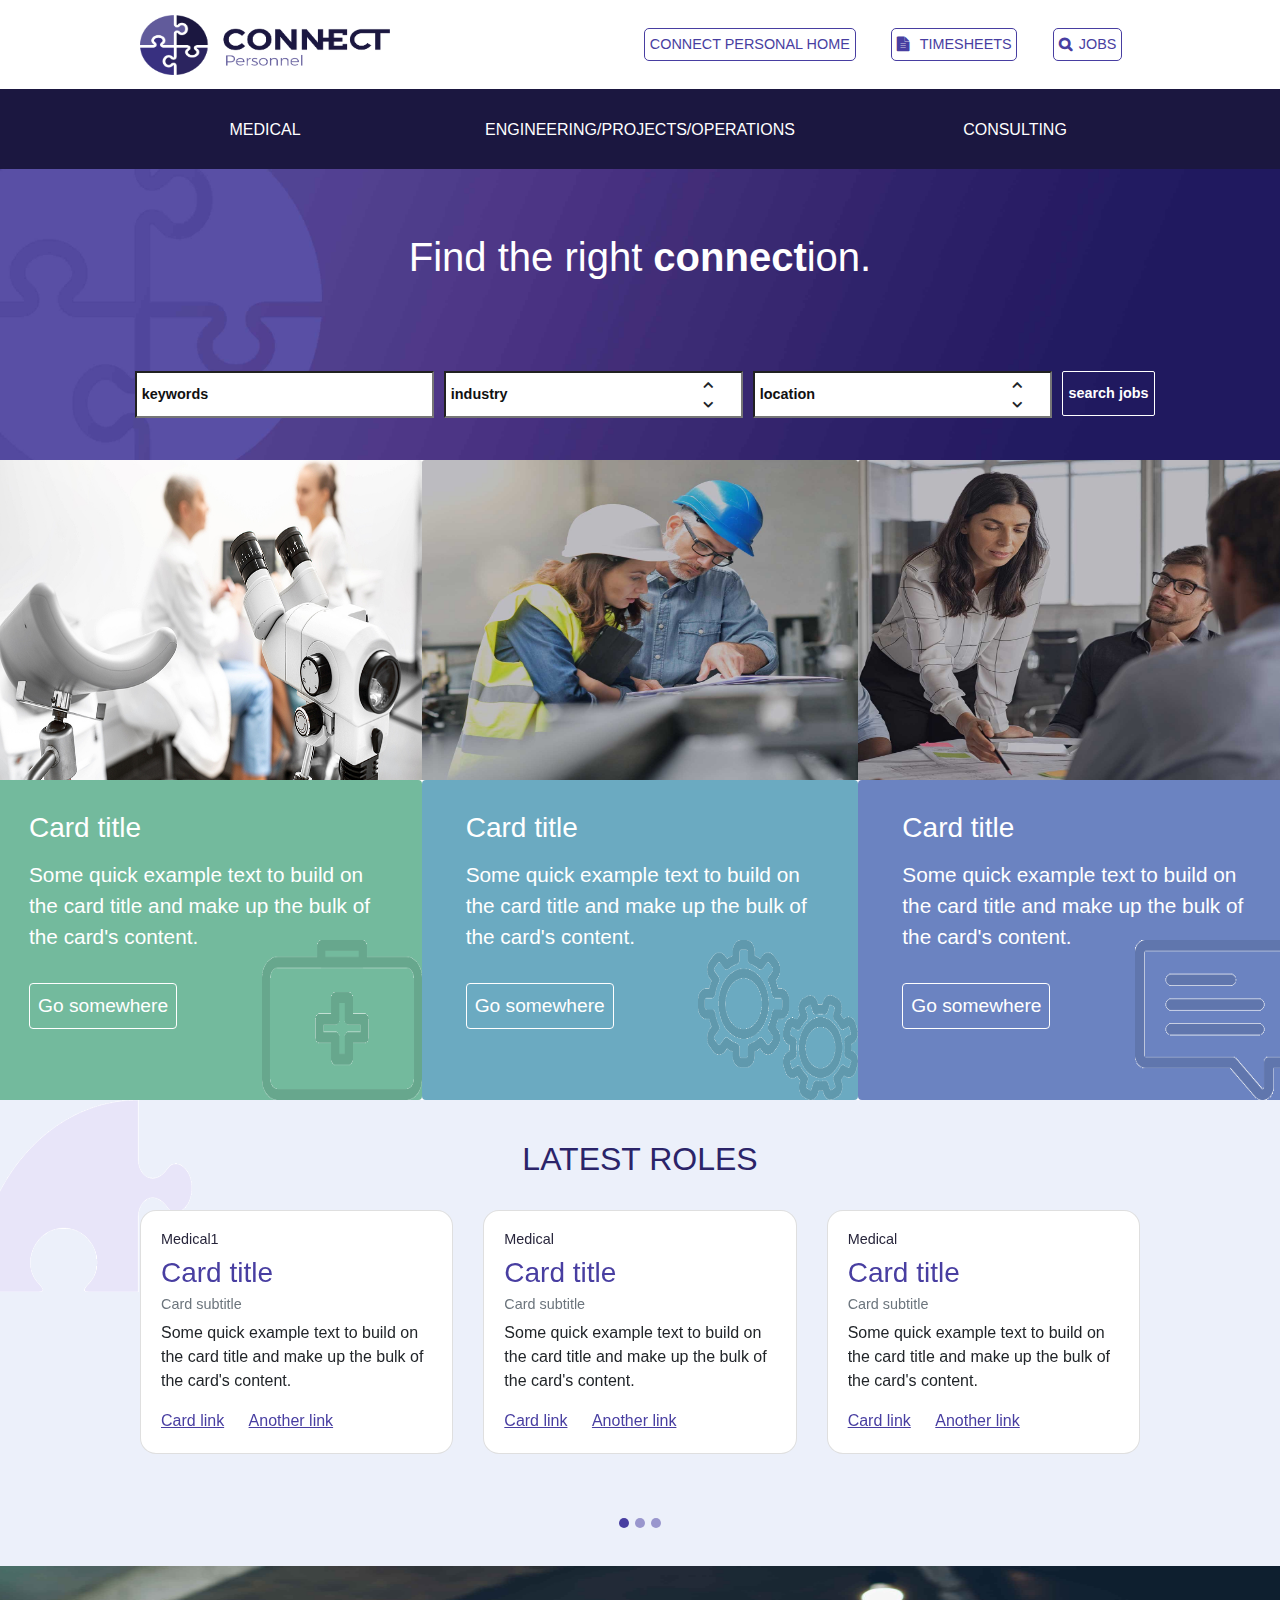
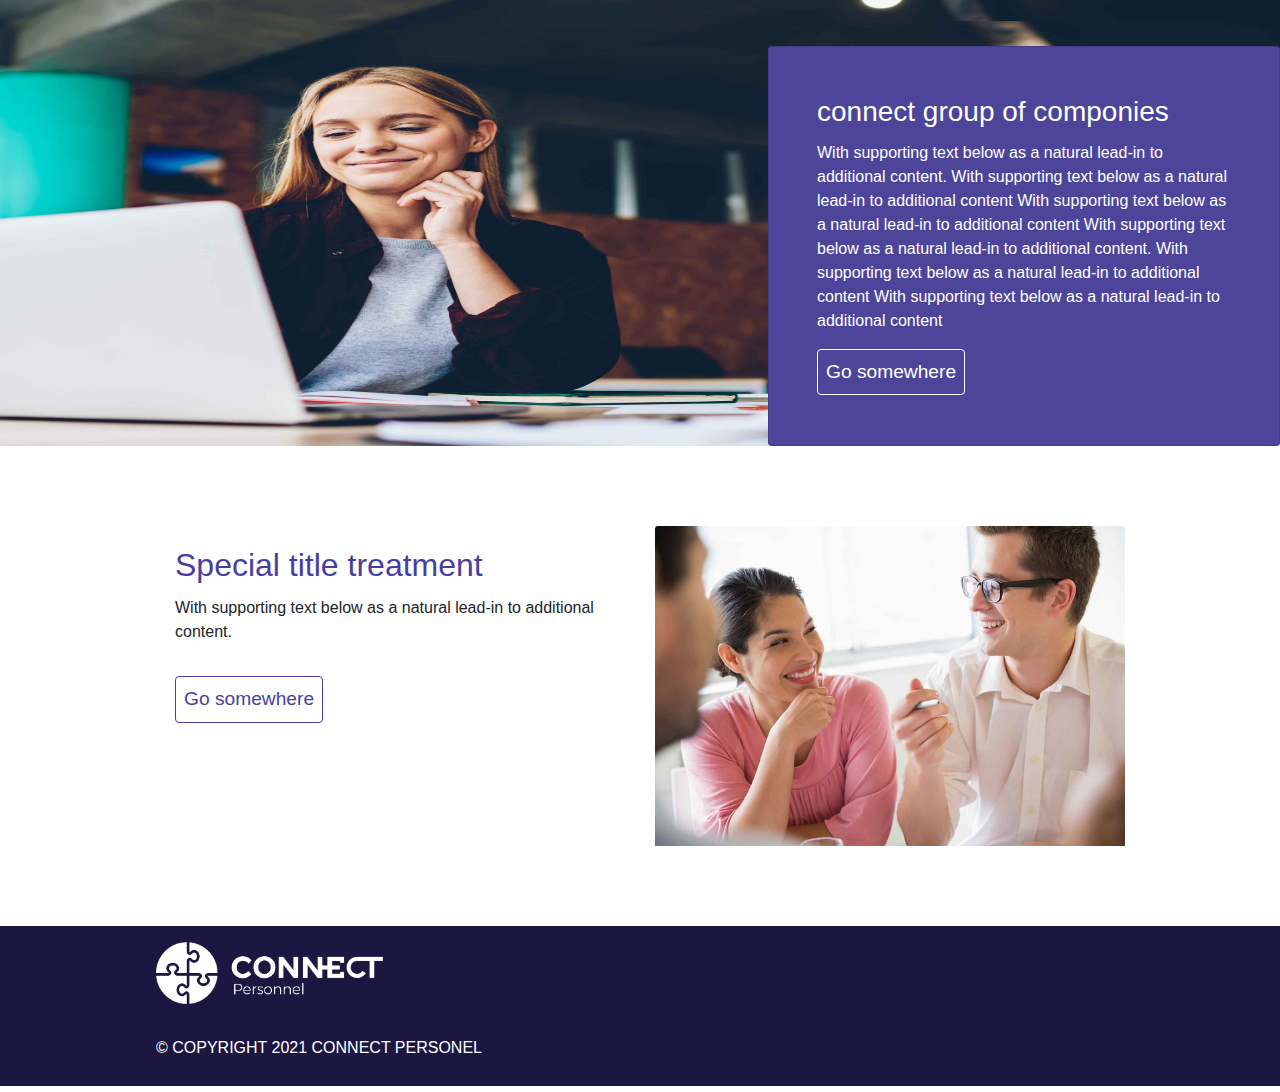
<file: index.html>
<!DOCTYPE html>
<html lang="en">
<head>
    <meta charset="UTF-8">
    <meta name="viewport" content="width=device-width, initial-scale=1.0, shrink-to-fit=no">
    <title>Document</title>

  
    <link rel="stylesheet" href="css/bootstrap.min.css">

    <link rel="stylesheet" href="css/font-awesome.min.css">
    
    <link rel="stylesheet" href="css/style.css">
   

    <!--end style-->
</head>
<body>
    <!--srart upper bar-->
    <div class="upper-bar">
        <div class="container">
 <!--I use navbar-expand-lg class to make it expand in large screen and up-->
            <nav class="navbar navbar-expand-lg navbar-light">
                <a class="navbar-brand" href="#">
                    <img src="image/logo.png" alt="not found" class="d-inline-block align-top"
                        alt="" loading="lazy">
                </a>
                <!--I use  d-lg-none class to make it appear in medium screen and down-->
                <div class="navbar-toggler d-lg-none"  data-toggle="collapse" data-target="#jobsearch"
                    aria-controls="navbarSupportedContent" aria-expanded="false" aria-label="Toggle navigation">
                    <span class=""><i class=" fa fa-search" aria-hidden="true"></i></span>

                    <div class="dropdown-menu" aria-labelledby="navbarDropdown" id="jobsearch">
                        <input type="text" class="dropdown-item" placeholder="keywords">
                            <span >
                                <input class="dropdown-item" type="text" list="alist" name="browser" placeholder="location">
                                <datalist id="alist">
                                    <option value="Alocation">
                                    <option value="location2">
                                    <option value="location3">
                                    <option value="location4">
                                    <option value="location5">
                                </datalist></span>
                                <i class="fa fa-angle-up fa-angle-up1" aria-hidden="true"></i>
                                <i class="fa fa-angle-down fa-angle-down1" aria-hidden="true"></i>
                              
                                <span >
                                <input class="dropdown-item" type="text" list="alist" name="browser" placeholder="industry">
                                <datalist id="alist">
                                    <option value="industry1">
                                    <option value="industry2">
                                    <option value="industry3">
                                    <option value="industry4">
                                    <option value="industry5">
                                </datalist></span>
                                <i class="fa fa-angle-up fa-angle-up2" aria-hidden="true"></i>
                                <i class="fa fa-angle-down fa-angle-down2" aria-hidden="true"></i>
                        <button class="dropdown-item">
                            search jobs
                        </button>
                    </div>
                </div>
             
              
                <div class="navbar-toggler d-lg-none " type="button" data-toggle="collapse" data-target="#navbarSupportedContent"
                    aria-controls="navbarSupportedContent" aria-expanded="false" aria-label="Toggle navigation">
                    <span class=""><i class="fa fa-bars " aria-hidden="true"></i></span>
                </div>
                <div class="collapse navbar-collapse menu" id="navbarSupportedContent">
                    <ul class="navbar-nav ml-auto d-lg-none">
                        <li class="nav-item">
                            <a class="nav-link" href="#">Home</a>
                        </li>
                        <li class="nav-item">
                            <a class="nav-link" href="#">TimeSheets
                                
                            </a>
                        </li>
                        <li class="nav-item dropdown">
                            <a class="nav-link" href="./html/med.html">medical</a>
                        </li>
                        <li class="nav-item dropdown">
                            <a class="nav-link " href="./html/eng.html">Engineering/ project/ operation</a>
                        </li>
                        <li class="nav-item dropdown">
                            <a class="nav-link" href="./html/consult.html">consulting</a>
                        </li>
                
                    </ul>
                </div>
                <!--I use d-none d-lg-block class to make it appear in large screen and up-->
                <div class="collapse navbar-collapse d-none d-lg-block" >
                    <ul class="navbar-nav ml-auto ">
                        <li class="nav-item ">
                            <a class="nav-link nav-link1 upper" href="#">Connect Personal Home</a>
                        </li>
                        <li class="nav-item">
                            <a class="nav-link nav-link1 upper" href="#">
                                <i class="fa fa-file-text" aria-hidden="true"></i>
                                TimeSheets
                                
                            </a>
                        </li>
                        <li class="nav-item dropdown">
                            <a class="nav-link nav-link1 upper" href="#" id="navbarDropdown" role="button" data-toggle="dropdown"
                                aria-haspopup="true" aria-expanded="false">
                                <i class=" fa fa-search" aria-hidden="true"></i>Jobs
                            </a>
                            <div class="dropdown-menu " aria-labelledby="navbarDropdown">
                                <input type="text" class="dropdown-item" placeholder="keywords">
                               
                                <span >
                                <input class="dropdown-item" type="text" list="alist" name="browser" placeholder="location">
                                <datalist id="alist">
                                    <option value="Alocation">
                                    <option value="location2">
                                    <option value="location3">
                                    <option value="location4">
                                    <option value="location5">
                                </datalist></span>
                                <i class="fa fa-angle-up fa-angle-up1" aria-hidden="true"></i>
                                <i class="fa fa-angle-down fa-angle-down1" aria-hidden="true"></i>
                              
                                <span >
                               <input class="dropdown-item" type="text" list="alist" name="browser" placeholder="industry">
                                <datalist id="alist">
                                    <option value="industry1">
                                    <option value="industry2">
                                    <option value="industry3">
                                    <option value="industry4">
                                    <option value="industry5">
                                </datalist></span>
                                <i class="fa fa-angle-up fa-angle-up2" aria-hidden="true"></i>
                                <i class="fa fa-angle-down fa-angle-down2" aria-hidden="true"></i>
                                <button class="dropdown-item">
                                    search jobs
                                </button>
                            </div>
                        </li>
            
                    </ul>
                </div>
           
                   
            </nav>
        </div>
    </div>

    <!--end upper bar-->
    <!--start header-->
    <header class="d-none d-lg-block">
        <div class="container">
            <div class="row">
                <div class="colum col text-center h6">
                    <a class=" upper " href="./html/med.html">medical</a>
                </div>
                <div class="colum col-6 text-center h6">
                    <a class="upper" href="./html/eng.html">engineering/projects/operations</a>
                </div>
                <div class="colum col text-center h6">
                    <a class="upper" href="./html/consult.html">consulting</a>
                </div>
            </div>
        </div>
    
    </header>
   
    <!--end header-->

    <!--start page contant-->
    <!--start banner-->
    <div class="banner text-center">
        <div class="container">
            <h1 class="">
                <span class="capital">f</span>ind the right <span class="bold">connect</span>ion.
            </h1>
            <div class="d-none d-lg-block">
                <div class="row row-cols-4  ">
                    <div class="col-4">
                        <input type="text" class="dropdown-item1" placeholder="keywords">
                    </div>
                    <div class="col-4">
                       <input class="dropdown-item1" type="text" list="alist" name="browser" placeholder="industry">
                                <datalist id="alist">
                                    <option value="industry1">
                                    <option value="industry2">
                                    <option value="industry3">
                                    <option value="industry4">
                                    <option value="industry5">
                                </datalist>
                        <i class="fa fa-angle-up fa-angle-up1" aria-hidden="true"></i>
                        <i class="fa fa-angle-down fa-angle-down1" aria-hidden="true"></i>
                    </div>
                    <div class="col-4">
                        <input class="dropdown-item1" type="text" list="alist" name="browser" placeholder="location">
                                <datalist id="alist">
                                    <option value="Alocation">
                                    <option value="location2">
                                    <option value="location3">
                                    <option value="location4">
                                    <option value="location5">
                                </datalist>
                        <i class="fa fa-angle-up fa-angle-up2" aria-hidden="true"></i>
                        <i class="fa fa-angle-down fa-angle-down2" aria-hidden="true"></i>
                    </div>
                    <div class="col-1">
                        <button class="dropdown-item1">
                            search jobs
                        </button>
                    </div>
                </div>
            </div>    
        </div>
    </div>
   <!--start banner-->
   <!--card start-->

 <div class="row">
    <div class="col">
        <div class="card" >
            <div class="imge">
                <img src="./image/colposcopy.jpg" class="card-img-top" alt="...">
            </div>    
        </div>
    </div>
    <div class="col">
        <div class="card">
            <div class="imge">
                <img src="./image/new-image/eng_img.jpg" class="card-img-top" alt="...">
            </div>  
        </div>
    </div>
    <div class="col">
        <div class="card">
            <div class="imge">
                <img src="./image/new-image/consul_img.jpg" class="card-img-top" alt="...">
            </div>  
        </div>
    </div>
</div>  


<div class="row">
    <div class="col-md">
        <div class="card card-med" >
            <div class="card-body">
                <h3 class="card-title">Card title</h3>
                <p class="card-text">Some quick example text to build on the card title and make up the bulk of the card's
                    content.</p>      
                <a href="#" class="btn btn-primary">Go somewhere</a>
            </div>
        </div>
    </div>
    <div class="col-md ">
        <div class="card card-eng">
            <div class="card-body">
                <h3 class="card-title">Card title</h3>
                <p class="card-text">Some quick example text to build on the card title and make up the bulk of the card's
                    content.</p>
                <a href="#" class="btn btn-primary">Go somewhere</a>
            </div>
        </div>
    </div>
    <div class="col-md">
        <div class="card card-con">
            <div class="card-body">
                <h3 class="card-title">Card title</h3>
                <p class="card-text">Some quick example text to build on the card title and make up the bulk of the card's
                    content.</p>
                <a href="#" class="btn btn-primary">Go somewhere</a>
            </div>
        </div>
    </div>
</div>
   <!--end card-->

    <!-- start slider-->


    <div class="slider">
        <div class="container">
            <h2 class="text-uppercase text-center ">latest roles</h2>
            <div id="carouselExampleIndicators" class="carousel slide" data-ride="carousel">
                <ol class="carousel-indicators">
                    <li data-target="#carouselExampleIndicators" data-slide-to="0" class="active"></li>
                    <li data-target="#carouselExampleIndicators" data-slide-to="1"></li>
                    <li data-target="#carouselExampleIndicators" data-slide-to="2"></li>
                </ol>
            <div class="carousel-inner">
                <div class="carousel-item active">   
                    <div class="row">
                        <div  class="col-sm">
                            <div class="card">
                                <div class="card-body">
                                    <h6 class="fw-bold" > Medical1 </h6>
                                    <h3 class="card-title">Card title</h3>
                                    <h6 class="card-subtitle mb-2 text-muted">Card subtitle</h6>
                                    <p class="card-text fw-light">Some quick example text to build on the card title and make up the bulk of the card's content.</p>
                                    <a href="#" class="card-link">Card link</a>
                                    <a href="#" class="card-link">Another link</a>
                                </div>
                            </div>
                        </div>

                        <div  class="col-sm  d-none d-lg-block">
                            <div class="card">
                                <div class="card-body">
                                    <h6 class="fw-bold"> Medical </h6>
                                    <h3 class="card-title">Card title</h3>
                                    <h6 class="card-subtitle mb-2 text-muted">Card subtitle</h6>
                                    <p class="card-text fw-light ">Some quick example text to build on the card title and make up the bulk of the card's content.</p>
                                    <a href="#" class="card-link">Card link</a>
                                    <a href="#" class="card-link">Another link</a>
                                </div>
                            </div>
                        </div>

                        <div  class="col-sm d-none d-lg-block">
                            <div class="card">
                                <div class="card-body">
                                    <h6 class="fw-bold"> Medical </h6>
                                    <h3 class="card-title">Card title</h3>
                                    <h6 class="card-subtitle mb-2 text-muted">Card subtitle</h6>
                                    <p class="card-text fw-light">Some quick example text to build on the card title and make up the bulk of the card's content.</p>
                                    <a href="#" class="card-link">Card link</a>
                                    <a href="#" class="card-link">Another link</a>
                                </div>
                            </div>
                        </div>
                    </div>
            </div>
            <div class="carousel-item">
                
                    <div class="row">
                        <div  class="col-sm">
                            <div class="card">
                                <div class="card-body">
                                    <h6 class="fw-bold" > Medical </h6>
                                    <h3 class="card-title">Card title</h3>
                                    <h6 class="card-subtitle mb-2 text-muted">Card subtitle</h6>
                                    <p class="card-text fw-light">Some quick example text to build on the card title and make up the bulk of the card's content.</p>
                                    <a href="#" class="card-link">Card link</a>
                                    <a href="#" class="card-link">Another link</a>
                                </div>
                            </div>
                        </div>

                        <div  class="col-sm  d-none d-lg-block">
                            <div class="card">
                                <div class="card-body">
                                    <h6 class="fw-bold"> Medical </h6>
                                    <h3 class="card-title">Card title</h3>
                                    <h6 class="card-subtitle mb-2 text-muted">Card subtitle</h6>
                                    <p class="card-text fw-light ">Some quick example text to build on the card title and make up the bulk of the card's content.</p>
                                    <a href="#" class="card-link">Card link</a>
                                    <a href="#" class="card-link">Another link</a>
                                </div>
                            </div>
                        </div>

                        <div  class="col-sm d-none d-lg-block">
                            <div class="card">
                                <div class="card-body">
                                    <h6 class="fw-bold"> Medical </h6>
                                    <h3 class="card-title">Card title</h3>
                                    <h6 class="card-subtitle mb-2 text-muted">Card subtitle</h6>
                                    <p class="card-text fw-light">Some quick example text to build on the card title and make up the bulk of the card's content.</p>
                                    <a href="#" class="card-link">Card link</a>
                                    <a href="#" class="card-link">Another link</a>
                                </div>
                            </div>
                        </div>
                    </div>
            </div>
            <div class="carousel-item">
                
                    <div class="row">
                        <div  class="col-sm">
                            <div class="card">
                                <div class="card-body">
                                    <h6 class="fw-bold" > Medical </h6>
                                    <h3 class="card-title">Card title</h3>
                                    <h6 class="card-subtitle mb-2 text-muted">Card subtitle</h6>
                                    <p class="card-text fw-light">Some quick example text to build on the card title and make up the bulk of the card's content.</p>
                                    <a href="#" class="card-link">Card link</a>
                                    <a href="#" class="card-link">Another link</a>
                                </div>
                            </div>
                        </div>

                        <div  class="col-sm  d-none d-lg-block">
                            <div class="card">
                                <div class="card-body">
                                    <h6 class="fw-bold"> Medical </h6>
                                    <h3 class="card-title">Card title</h3>
                                    <h6 class="card-subtitle mb-2 text-muted">Card subtitle</h6>
                                    <p class="card-text fw-light ">Some quick example text to build on the card title and make up the bulk of the card's content.</p>
                                    <a href="#" class="card-link">Card link</a>
                                    <a href="#" class="card-link">Another link</a>
                                </div>
                            </div>
                        </div>

                        <div  class="col-sm d-none d-lg-block">
                            <div class="card">
                                <div class="card-body">
                                    <h6 class="fw-bold"> Medical </h6>
                                    <h3 class="card-title">Card title</h3>
                                    <h6 class="card-subtitle mb-2 text-muted">Card subtitle</h6>
                                    <p class="card-text fw-light">Some quick example text to build on the card title and make up the bulk of the card's content.</p>
                                    <a href="#" class="card-link">Card link</a>
                                    <a href="#" class="card-link">Another link</a>
                                </div>
                            </div>
                        </div>
                    </div>
                </div>
            </div>
        </div>  
    </div>    
</div>

<!--end slider (carousel )-->

<!--start connect group card-->
<div class="connect">
    <div class="card float-right d-none d-lg-block">
        <div class="card-body">
            <h3 class="card-title">connect group of componies</h3>
            <p class="card-text">
            With supporting text below as a natural lead-in to additional content.
            With supporting text below as a natural lead-in to additional content
            With supporting text below as a natural lead-in to additional content
            With supporting text below as a natural lead-in to additional content.
            With supporting text below as a natural lead-in to additional content
            With supporting text below as a natural lead-in to additional content
            </p>
            <a href="#" class="btn btn-primary">Go somewhere</a>
        </div>
    </div>
</div>


   <div class="card d-lg-none mob-card">
        <div class="card-body">
            <h3 class="card-title">connect group of componies</h3>
            <p class="card-text">
            With supporting text below as a natural lead-in to additional content.
            With supporting text below as a natural lead-in to additional content
            With supporting text below as a natural lead-in to additional content
            With supporting text below as a natural lead-in to additional content.
            With supporting text below as a natural lead-in to additional content
            With supporting text below as a natural lead-in to additional content
            </p>
            <a href="#" class="btn btn-primary">Go somewhere</a>
        </div>
    </div>
<!--end connect group card-->


<!--start refer afrind-->
<div class="refer">
    <div class="container">
        <div class="row">
            <div class="col-sm-6">
                <div class="card">
                    <div class="card-body">
                        <h2 class="card-title">Special title treatment</h2>
                        <p class="card-text">With supporting text below as a natural lead-in to additional content.</p>
                        <a href="#" class="btn btn-primary">Go somewhere</a>
                    </div>
                </div>
            </div>
            <div class="col-sm-6  d-none d-lg-block ">
                <div class="card">
                    <div class="imge">
                        <img src="./image/img2.jpg" class="card-img-top" alt="...">
                    </div>
                </div>
            </div>
        </div>
    </div>
</div>

<!--end refer afrind-->
    <!--end page contant-->



    <!--start footer-->

<div class="footer">
    <div class="container">
        <div class="row">
            <div class="col-sm-6">
                 <a href="#">
                <div class="image">
                    <img src="../image/new-image/logo-wh.png">
                </div>
                </a>
                <p class="text-uppercase">&copy; copyright 2021 connect personel </div>
            </div>
            <div class="col-sm-3">
            </div>

            <div class="col-sm-3">
            </div>
        </div>
    </div>
</div>


    <!--end footer-->


    <!--start scripts-->
 
    <script src="js/jquery-3.4.1.js"></script>
    <script src="js/popper.js"></script>
    <script src="js/jquery.nicescroll.min.js"></script>
    <script src="js/bootstrap.min.js"></script>
   
    <script src="js/script.js"></script>
    <!--end scripts-->
</body>
</html>
</file>
<file: css/style.css>
/*start basic style*/
@import url('https://fonts.googleapis.com/css2?family=Allura&family=East+Sea+Dokdo&family=Marck+Script&family=Permanent+Marker&family=Playball&display=swap');

@import url('/fonts/ProximaNovaRegular.ttf');
/*like hand write*/
@import url('/fonts/proximanovalight.ttf');
@import url('/fonts/Proxima\ Nova\ Bold.otf');
/*end basic style*/

/*start upper bar style*/
html{
    font-family: ProximaNovaRegular;
    font-size:1rem;
}
nav.navbar{
    padding: .6rem 0rem !important;
}
.navbar img{
    width: 250px;
    height: 60px;

}
.navbar-light .navbar-toggler {
    color: #615b9b !important;
    /* border-color: rgba(0,0,0,.1); */
}

.navbar-toggler {
    cursor: pointer;
    padding: 0px !important;
    font-size: 1.2rem;
    line-height: 0 !important;
    background-color: transparent;
    border: none !important;
    /* border-radius: .25rem; */
}    

.navbar-light .navbar-toggler:nth-of-type(1){
    position: absolute;
    top: 30px;
    right: 40px;
    
}
nav.navbar-light .nav-link1{
    
    border:1px solid #483ea1;
    border-radius: 5px;
    margin: auto 5px;
    padding: 1px;
}

nav.navbar-light .navbar-nav .nav-link{
    font-size: .9rem;
    padding: .3rem;
}
nav.navbar-light .navbar-nav .nav-link1 {
    color:#483ea1;
    
}
nav.navbar-light .navbar-nav .active>.nav-link1{
    color:#fff;
    background-color: #615b9b;
}
.active .nav-link1{
    color:#fff;
    background-color: #615b9b;
}
i.fa-search , i.fa-file-text{
    padding-right: 7px;
}

.navbar-toggler{
    line-height: normal !important;
}

.navbar-light .navbar-nav .nav-item{
    padding:.8rem;
}
/* start dropdown */
.dropdown-menu{
    background-color: #615b9b;
    padding: .9rem 1rem ;
    width: 250px;
    position: absolute;
    right: 0px;
    left: -170px;
}

.dropdown-menu .dropdown-item::placeholder{
    font-size: .9rem;
    font-weight:bold;
    color:#111;
}
.dropdown-menu .dropdown-item{
    background-color: #fff;
    font-size: .9rem;
    font-weight:bold;
    margin: 10px auto;
    padding: .65rem .35rem !important;
}
.dropdown-menu button.dropdown-item{
    width: 50%;
    margin: auto;
    background-color: #615b9b;
    border: 1px solid #fff;
    color:#fff;
    border-radius: 2px;
}
input::-webkit-calendar-picker-indicator {  /* to remove datalist arrow*/
  display: none;
}
select {
   -o-appearance: none;
   -ms-appearance: none;
   -webkit-appearance: none;
   -moz-appearance: none;
   appearance: none;
}
#industry ,#location{
    color:#1b1740;
    padding: 1.5rem;
}
.fa{
    font-weight: bold;
}
.fa-angle-up1{
    position: absolute;
    right: 30px;
    top: 85px;
}
.fa-angle-up2{
    position: absolute;
    top: 135px;
    right: 30px;
}
.fa-angle-down1{
    position: absolute;
    right: 30px;
    top: 100px;
}
.fa-angle-down2{
    position: absolute;
    top: 150px;
    right: 30px;
}
button.dropdown-item , button.dropdown-item1{
    text-align: center !important; 
}
  
button.dropdown-item:hover{
    background-color: #fff;
    border: 1px solid #fff;
    color:#615b9b;
}
/* end dropdown */

.navbar-light .show.navbar-nav{
    background-color: #483ea1 !important;
    padding: 2rem !important;
}

.navbar-light .navbar-nav .nav-link{
    color:#fff;
    padding: .5rem;
}
.navbar-light .navbar-nav .nav-link:hover{
    color: #483ea1;
    background-color: #fff;
}
/*end upper bar style*/



/*start header style*/
header ,.header{
    width: 100%;
    background-color: #1b1740;
    color:#fff
}
header .row, .header .row{
    margin-left: 0 !important;
    margin-right: 0 !important;
}
header .row .colum a, .header .row .colum a{
    color:#fff;
    text-decoration: none;
}
header .row .colum ,.header .row .colum{
    padding: 1.9rem !important;
}
header .row .colum:nth-child(1):hover{
    background-color: #73ba9d;
}
header .row .colum:nth-child(2):hover{
    background-color: #6baac1;
}
header .row .colum:nth-child(3):hover{
    background-color: #6b83c1;
}
/*end header style*/

/*start banner style*/
.banner{
    background-image: url(../image/bg-back.jpg);
    background-repeat: no-repeat;
    background-position: center center;
    background-size: cover;
}
.banner h1{
    color: #fff;
    padding: 4rem .9rem 3rem .9rem;
    margin-bottom: 0rem;
}
.banner .row{
    padding: 2rem 0rem !important;
}
.col-4 {
    -ms-flex: 0 0 30%;
    flex: 0 0 30%;
    max-width: 30%;
    padding-left: 10px;
    padding-right:0px;
}
.col-1 {
    -ms-flex: 0 0 10%;
    flex: 0 0 10%;
    max-width: 10%;
    padding-left: 10px;
    padding-right:0px;
}
.dropdown-item1::placeholder{
    font-size: .9rem;
    font-weight:bold;
    color:#111;
}
.dropdown-item1{
    width: 100%;
    background-color: #fff;
    font-size: .9rem;
    font-weight:bold;
    margin: 10px auto;
    padding: .65rem .3rem !important;
}
button.dropdown-item1{
    width: 100%;
    margin:10px auto;
    background-color:transparent;
    border: 1px solid #fff;
    color:#fff;
    border-radius: 2px;
}
.banner .row .fa-angle-up1{
    position: absolute;
    right: 30px;
    top: 15px;
}
.banner .row .fa-angle-up2{
    position: absolute;
    top: 15px;
    right: 30px;
}
.banner .row .fa-angle-down1{
    position: absolute;
    right: 30px;
    top: 35px;
}
.banner .row .fa-angle-down2{
    position: absolute;
    top:35px;
    right: 30px;
}
/*end banner style*/


/*start page contant style*/
/*start card style*/

.row .col ,
.row .col-md {
    padding-right: 0px; 
    padding-left: 0px; 
}
.row .col .card ,
.row .col-md .card{
    border:none;
}

.card .imge{
    height: 20rem;
}
.card .imge img{
    height: 100%;
}
.col-md .card{
    height: 20rem;
    color: #fff;
    font-size: 1.3rem;
    background-repeat: no-repeat;
    background-size: 10rem 10rem;
    background-position: right bottom;
}

.row .col-md .card-med{
    background-color:#73ba9d;
    background-image: url('../image/medical.png');
    
}
.row .col-md .card-eng{
    background-color:#6baac1;
    background-image: url('../image/engeener.png');
    
}
.row .col-md .card-con{
    background-color:#6b83c1;
    background-image: url('../image/consol.png');
    
}
.row .col-md .card-text, .row .col-md .card-title{
    min-width: 70%;
    padding:.2rem .5rem;
    margin:.5rem 1rem;
}

.row .col-md .btn-primary{
    padding: .5rem;
    font-size: 1.2rem;
    margin: 1.2rem 1.5rem;
    background-color: transparent; 
    border-color: #fff;
}
.row .col-md .btn-primary:hover{
    background-color: #fff; 
    color: #483ea1;
}

/*start slider*/
.slider{
    background-repeat: no-repeat;
    background-size: 12rem 12rem;
    background-position: left top;
    background-color:#ecf0fa;
    background-image: url('../image/bg-mark.png');
    padding: 1rem 1rem 7rem 1rem;

}
.slider h2{
    padding: 1.5rem;
    color: #2b2469;
}
.slider .card{
    border-radius: 1em;
}
.slider .col-sm .card h3{
    color:#483ea1 ;
}

.slider .col-sm .card h6{
    color:#27253b ;
    font-size: .9em;
}
.slider .col-sm a{
    color: #483ea1;
    text-decoration:underline ;
}
.slider .col-sm a:hover{
    color: #7567f1;
}

.carousel-indicators{
    bottom:-100px;
}

.carousel-indicators li {
  width: 10px;
  height: 10px;
  border-radius: 100%;
  background-color:#483ea1;

}
/*end slider*/

/*start connect*/
.connect{
    height: 30rem;
    background-image: url(../image/img1.jpg);
    background-size: 130% 30rem;
    background-position: center center;

}

.connect .card{
    width:40%;
    margin:5rem 0rem;
}
.connect .card, .mob-card {
    height: 25rem;
    color:#fff;
    background-color: #4d4599;
}

.connect .card-body , .mob-card .card-body{
    padding: 3rem;
}

.connect .btn-primary , .mob-card .btn-primary{
    padding: .5rem;
    font-size: 1.2rem;
    background-color: transparent; 
    border-color: #fff;
}
.connect .btn-primary:hover , .mob-card .btn-primary:hover{
    background-color: #fff; 
    color: #483ea1;
}

/* start refer friends*/
.refer .row{
    margin: 5rem 0;
}

.refer .card{
    border: none;
    border-radius: 0rem;
    
}
.refer .row .card .card-title{
    color: #483ea1;
}
.refer .row .card .btn-primary{
    padding: .5rem;
    font-size: 1.2rem;
    margin:1rem 0rem;
    background-color: transparent; 
    border-color: #483ea1;
    color:#483ea1;
}
.refer .row .card .btn-primary:hover{
    background-color: #483ea1; 
    color:#fff ;
}



.refer .card .imge{
    height: 20rem;
    width:100%;
}
.refer .card .imge img{
    height: 100%;
}

/*end page contant style*/


/*start footer style*/
.footer{
    width: 100%;
    height: 10rem;
    background-color: #1b1740;
    color:#fff
}

.footer .image{
    margin:1rem;
}
.footer .image img{
    width:50%;
}
.footer .col-sm-6 p{
    padding: 1rem;
}
/*end footer style*/


/*start framwork style*/
/*start media quiery*/

@media(max-width:768px){
    html{
        font-size:.9rem;
    }

    .navbar-light .navbar-nav{
    background-color: #4d4599;
    }
    .card .imge{
        height: 10rem !important;
    }
    .connect .card, .mob-card {
    height: auto;
    
    }

}

/*/ Large devices (desktops, 992px and up)*/
@media (min-width: 992px){ 
  
header{
    height: 80px;
}
.navbar-expand-md .navbar-nav .dropdown-menu {
    position: absolute;
    left: -155px;
}

.navbar-expand-md .navbar-nav .nav-link {
    padding-right: .9rem;
    padding-left: .9rem;
}
}

/*/ Extra large devices (large desktops, 1200px and up)*/
@media (min-width: 1200px) { 
    .container, .container-lg, .container-md, .container-sm, .container-xl {
        max-width: 1000px;
        padding: 0 !important;
    }   

    header{
        height: 80px;
    }
    .navbar-expand-md .navbar-nav .dropdown-menu {
        position: absolute;
        left: -155px;
    }

    .navbar-expand-md .navbar-nav .nav-link {
        padding-right: .9rem;
        padding-left: .9rem;
    }
}

.upper{
    text-transform: uppercase;
}
.bold{
    font-weight: 900;
}
.capital{
    text-transform: capitalize;
}
/*end framwork style*/
</file>
